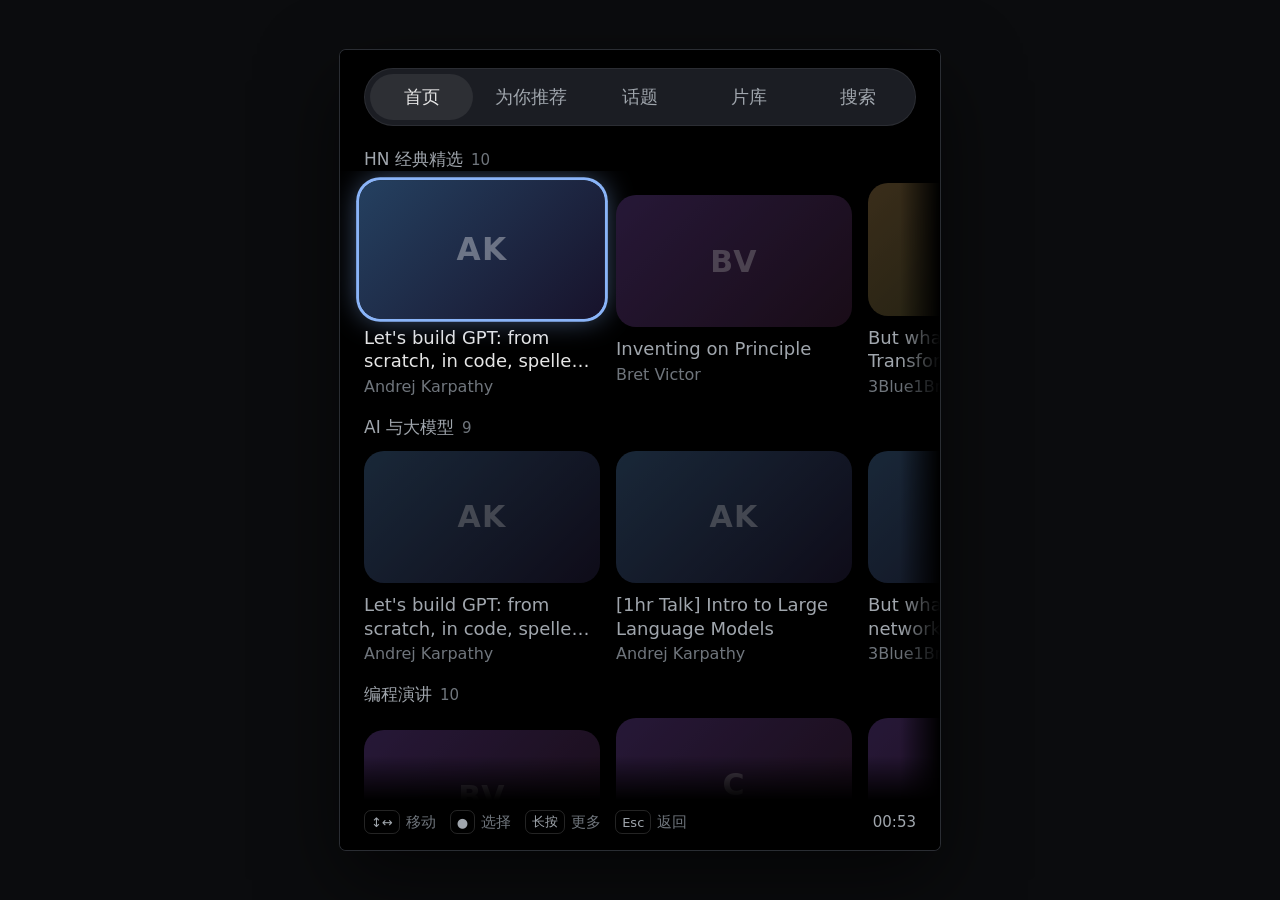
<file: index.html>
<!DOCTYPE html>
<html lang="zh-CN">
<head>
<meta charset="utf-8">
<meta name="viewport" content="width=device-width, initial-scale=1, viewport-fit=cover">
<meta name="theme-color" content="#000000">
<meta name="referrer" content="strict-origin-when-cross-origin">
<link rel="icon" href="data:,">
<title>GlassTube · HackerTube for Glasses</title>
<!--
  GlassTube — HackerTube (Karpathy, 2026-10-31) 思路的眼镜端重建版
  目标视口：600 × 800（显示眼镜 / 模拟器），同样适配手机触屏。
  交互模型（参考 Meta Ray-Ban Display Web Apps 与 Android XR Glimmer）：
    · 方向键（Neural Band 滑动 / 触控板）移动焦点，Enter（捏合）激活
    · 长按 Enter（捏合保持）或 M 键 打开上下文菜单
    · Escape / Backspace / 系统返回（history）逐层返回
    · B 键：切换“透视叠加”模拟（mix-blend-mode: screen 模拟加色光学）
-->
<style>
  :root{
    --bg:#000;                     /* 加色显示：纯黑 = 透明 */
    --panel:rgba(30,32,38,.92);
    --panel-hi:rgba(48,52,62,.96);
    --line:rgba(255,255,255,.07);
    --txt:#e6e6e6;                 /* 不使用纯白，降低漏光与眩光 */
    --sub:#a0a6ad;
    --dim:#6f757c;
    --acc:#8ab4f8;
    --acc-soft:rgba(138,180,248,.18);
    --r-lg:28px; --r-md:20px; --r-sm:14px;
    --pad:24px;
    --ease:cubic-bezier(.2,.8,.2,1);
    --dur:180ms;
  }
  *{box-sizing:border-box}
  html,body{margin:0;height:100%;background:var(--bg);color:var(--txt);
    font-family:"Google Sans","Product Sans",Roboto,"PingFang SC","Noto Sans SC","Microsoft YaHei",system-ui,sans-serif;
    -webkit-font-smoothing:antialiased;overflow:hidden;-webkit-tap-highlight-color:transparent}
  button{font:inherit;color:inherit;background:none;border:0;padding:0;margin:0;text-align:left;cursor:pointer}
  .f{outline:none}
  svg{display:block}

  /* ---------- 视口 ---------- */
  #app{position:relative;width:min(100vw,600px);height:min(100dvh,800px);margin:0 auto;overflow:hidden;isolation:isolate}
  @media (min-width:680px) and (min-height:860px){
    body{display:flex;align-items:center;justify-content:center;flex-direction:column;gap:12px;background:#0b0c0e}
    #app{margin:0;border-radius:6px;box-shadow:0 0 0 1px #2a2d33,0 30px 80px rgba(0,0,0,.6);background:#000}
    #frameLabel{display:block}
  }
  #frameLabel{display:none;color:#5f656c;font-size:13px;letter-spacing:.04em}
  #frameLabel b{color:#8a9097;font-weight:500}

  /* 透视叠加模拟：背景为“真实世界”，UI 以 screen 混合（黑=透明，亮=发光） */
  #world{position:absolute;inset:0;z-index:0;opacity:0;transition:opacity .4s;
    background:
      radial-gradient(120% 60% at 50% 110%, #3d4a2f 0 40%, transparent 41%),
      radial-gradient(40% 30% at 20% 30%, #f3e6c8 0, transparent 70%),
      linear-gradient(180deg,#9cc3e6 0%,#d7e6f0 45%,#7c8a6a 46%,#55603f 100%)}
  #app.pt #world{opacity:1}
  #app.pt #ui{mix-blend-mode:screen}
  #ui{position:absolute;inset:0;z-index:1;display:flex;flex-direction:column;background:#000}

  /* ---------- 顶栏 ---------- */
  #top{flex:none;padding:18px var(--pad) 6px;transition:opacity var(--dur),transform var(--dur) var(--ease)}
  .tabs{display:flex;gap:6px;background:var(--panel);border:1px solid var(--line);border-radius:999px;padding:5px}
  .tab{flex:1;height:46px;border-radius:999px;display:flex;align-items:center;justify-content:center;
    font-size:18px;color:var(--sub);transition:background var(--dur),color var(--dur),box-shadow var(--dur),transform var(--dur) var(--ease)}
  .tab.on{color:var(--txt);background:rgba(255,255,255,.08)}
  .tab:focus{color:#0d1420;background:var(--acc);box-shadow:0 0 22px rgba(138,180,248,.45)}
  .titlebar{display:flex;align-items:center;gap:12px;height:56px;padding:0 6px}
  .titlebar .crumb{font-size:16px;color:var(--sub)}
  .titlebar h2{margin:0;font-size:22px;font-weight:500;white-space:nowrap;overflow:hidden;text-overflow:ellipsis}

  /* ---------- 内容区 ---------- */
  #view{flex:1;position:relative;min-height:0}
  .vs{position:absolute;inset:0;overflow-y:auto;overflow-x:hidden;scrollbar-width:none;padding:6px 0 28px;
    --ft:0px;--fb:0px;
    -webkit-mask-image:linear-gradient(to bottom,transparent 0,#000 var(--ft),#000 calc(100% - var(--fb)),transparent 100%);
            mask-image:linear-gradient(to bottom,transparent 0,#000 var(--ft),#000 calc(100% - var(--fb)),transparent 100%)}
  .vs::-webkit-scrollbar,.track::-webkit-scrollbar{display:none}
  .vs.ft{--ft:28px}.vs.fb{--fb:44px}
  .screen-in{animation:screenIn 220ms var(--ease)}
  @keyframes screenIn{from{opacity:0;transform:translateY(10px)}to{opacity:1;transform:none}}

  /* ---------- 货架（横向轮播） ---------- */
  .shelf{margin:4px 0 6px}
  .shelf h3{margin:10px var(--pad) 0;font-size:17px;font-weight:500;color:var(--sub);display:flex;gap:8px;align-items:baseline}
  .shelf h3 span{font-size:15px;color:var(--dim)}
  .track{position:relative;display:flex;gap:16px;overflow-x:auto;overflow-y:hidden;scrollbar-width:none;padding:12px var(--pad) 10px;
    --fl:0px;--fr:0px;
    -webkit-mask-image:linear-gradient(to right,transparent 0,#000 var(--fl),#000 calc(100% - var(--fr)),transparent 100%);
            mask-image:linear-gradient(to right,transparent 0,#000 var(--fl),#000 calc(100% - var(--fr)),transparent 100%)}
  .track.fl{--fl:18px}.track.fr{--fr:40px}
  .empty{margin:12px var(--pad) 6px;padding:18px 20px;border-radius:var(--r-md);border:1px dashed rgba(255,255,255,.1);color:var(--dim);font-size:16px}

  /* ---------- 视频卡 ---------- */
  .card{flex:none;width:236px;position:relative}
  .thumb{position:relative;width:100%;aspect-ratio:16/9;border-radius:var(--r-md);overflow:hidden;
    background:linear-gradient(135deg,hsl(var(--h) 45% 26%),hsl(calc(var(--h) + 40) 40% 12%));
    transition:transform var(--dur) var(--ease),box-shadow var(--dur),filter var(--dur);filter:brightness(.62) saturate(.85)}
  .thumb img{position:absolute;inset:0;width:100%;height:100%;object-fit:cover}
  .thumb .ph{position:absolute;inset:0;display:flex;align-items:center;justify-content:center;font-size:30px;font-weight:600;color:rgba(255,255,255,.35);letter-spacing:.04em}
  .card .ct{margin-top:10px;font-size:18px;line-height:1.3;max-height:2.6em;overflow:hidden;display:-webkit-box;-webkit-line-clamp:2;-webkit-box-orient:vertical;color:var(--sub);transition:color var(--dur)}
  .card .cm{margin-top:4px;font-size:16px;color:var(--dim)}
  .card:focus .thumb,.row:focus .thumb,.hero:focus .thumb{filter:none;transform:scale(1.04);
    box-shadow:0 0 0 3px var(--acc),0 0 28px rgba(138,180,248,.5)}
  .card:focus .ct{color:var(--txt)}
  /* 长按进度 */
  .thumb::after{content:"";position:absolute;left:0;bottom:0;height:5px;width:0;background:var(--acc);border-radius:0 3px 3px 0}
  .pressing .thumb::after{width:100%;transition:width 550ms linear}
  .pressing .thumb{transform:scale(.98)}
  .badge{position:absolute;top:8px;right:8px;display:flex;gap:4px}
  .badge i{display:flex;width:26px;height:26px;border-radius:50%;background:rgba(0,0,0,.6);align-items:center;justify-content:center}
  .badge svg{width:15px;height:15px;fill:var(--acc)}
  .watched{position:absolute;left:0;right:0;bottom:0;height:4px;background:rgba(255,255,255,.25)}
  .watched::before{content:"";position:absolute;inset:0;width:var(--p,100%);background:#e8806a}

  /* ---------- 列表行 ---------- */
  .list{padding:4px var(--pad) 0;display:flex;flex-direction:column;gap:8px}
  .row{display:flex;gap:16px;align-items:center;padding:10px;border-radius:var(--r-lg);transition:background var(--dur),box-shadow var(--dur)}
  .row .thumb{width:196px;flex:none;border-radius:var(--r-sm)}
  .row .rt{min-width:0;flex:1}
  .row .t{font-size:19px;line-height:1.3;max-height:2.6em;overflow:hidden;display:-webkit-box;-webkit-line-clamp:2;-webkit-box-orient:vertical;color:var(--sub)}
  .row .m{margin-top:6px;font-size:16px;color:var(--dim);white-space:nowrap;overflow:hidden;text-overflow:ellipsis}
  .row .why{display:inline-block;margin-top:8px;font-size:15px;color:var(--acc);background:var(--acc-soft);padding:3px 10px;border-radius:999px}
  .row:focus{background:var(--panel-hi);box-shadow:0 0 0 1px var(--line)}
  .row:focus .t{color:var(--txt)}
  .row:focus .thumb{transform:none;box-shadow:0 0 0 3px var(--acc)}

  /* ---------- Hero ---------- */
  .hero{display:block;margin:6px var(--pad) 10px;width:calc(100% - 2*var(--pad));position:relative}
  .hero .thumb{border-radius:var(--r-lg)}
  .hero .ov{position:absolute;left:0;right:0;bottom:0;padding:48px 22px 18px;border-radius:0 0 var(--r-lg) var(--r-lg);
    background:linear-gradient(to top,rgba(0,0,0,.92),rgba(0,0,0,0))}
  .hero .ov .why{font-size:15px;color:var(--acc)}
  .hero .ov .t{margin-top:6px;font-size:23px;line-height:1.25;font-weight:500}
  .hero .ov .m{margin-top:4px;font-size:16px;color:var(--sub)}
  .hero:focus .thumb{transform:scale(1.02)}
  .section-h{margin:16px var(--pad) 2px;font-size:17px;font-weight:500;color:var(--sub)}

  /* ---------- 话题瓷砖 ---------- */
  .grid{display:grid;grid-template-columns:1fr 1fr;gap:14px;padding:10px var(--pad)}
  .tile{height:132px;border-radius:var(--r-lg);padding:18px;display:flex;flex-direction:column;justify-content:space-between;
    background:linear-gradient(140deg,hsl(var(--h) 40% 20% / .95),hsl(calc(var(--h) + 30) 30% 10% / .95));border:1px solid var(--line);
    transition:transform var(--dur) var(--ease),box-shadow var(--dur);filter:brightness(.8)}
  .tile .g{font-size:30px;line-height:1}
  .tile .n{font-size:20px;font-weight:500}
  .tile .c{font-size:15px;color:var(--sub)}
  .tile:focus{filter:none;transform:scale(1.03);box-shadow:0 0 0 3px var(--acc),0 0 26px rgba(138,180,248,.4)}

  /* ---------- 胶囊按钮 ---------- */
  .chips{display:flex;flex-wrap:wrap;gap:10px;padding:8px var(--pad)}
  .chip{height:44px;padding:0 18px;border-radius:999px;background:var(--panel);border:1px solid var(--line);font-size:17px;color:var(--sub);display:flex;align-items:center;gap:8px;transition:all var(--dur)}
  .chip:focus{background:var(--acc);color:#0d1420;box-shadow:0 0 22px rgba(138,180,248,.45)}
  .chip.danger:focus{background:#f28b82}

  /* ---------- 搜索 ---------- */
  .sbox{margin:8px var(--pad) 4px;position:relative}
  .sbox input{width:100%;height:58px;border-radius:999px;border:1px solid var(--line);background:var(--panel);color:var(--txt);
    font:inherit;font-size:19px;padding:0 22px 0 54px;transition:box-shadow var(--dur),background var(--dur)}
  .sbox input::placeholder{color:var(--dim)}
  .sbox input:focus{box-shadow:0 0 0 3px var(--acc);background:var(--panel-hi)}
  .sbox svg{position:absolute;left:20px;top:17px;width:24px;height:24px;fill:var(--sub)}

  /* ---------- 播放页 ---------- */
  .player{position:relative;margin:4px 12px 0;border-radius:var(--r-lg);overflow:hidden;aspect-ratio:16/9;background:#050506}
  .player iframe,#yt{position:absolute;inset:0;width:100%;height:100%;border:0;pointer-events:none}
  .pfb{position:absolute;inset:0;z-index:2;transition:opacity .3s}
  .pfb .thumb{position:absolute;inset:0;border-radius:0;aspect-ratio:auto;height:100%;filter:brightness(.45)}
  .pmsg{position:absolute;left:20px;right:20px;bottom:18px;font-size:16px;color:var(--sub);line-height:1.4}
  .pfb.hide{opacity:0;pointer-events:none}
  .prog{display:flex;align-items:center;gap:12px;margin:12px var(--pad) 0}
  .bar{flex:1;height:6px;border-radius:3px;background:rgba(255,255,255,.12);overflow:hidden}
  .bar i{display:block;height:100%;width:0;background:var(--acc);border-radius:3px;transition:width .5s linear}
  #ptime{font-size:15px;color:var(--sub);font-variant-numeric:tabular-nums;min-width:110px;text-align:right}
  .winfo{margin:12px var(--pad) 0}
  .winfo h1{margin:0;font-size:22px;line-height:1.3;font-weight:500;display:-webkit-box;-webkit-line-clamp:2;-webkit-box-orient:vertical;overflow:hidden}
  .winfo p{margin:6px 0 0;font-size:16px;color:var(--sub)}
  .rail{display:flex;justify-content:space-between;margin:14px var(--pad) 0;padding:10px 12px;background:var(--panel);border:1px solid var(--line);border-radius:var(--r-lg)}
  .rb{width:88px;display:flex;flex-direction:column;align-items:center;gap:6px;padding:8px 0;border-radius:var(--r-md);transition:background var(--dur)}
  .rb .ic{width:54px;height:54px;border-radius:50%;display:flex;align-items:center;justify-content:center;background:rgba(255,255,255,.06);transition:all var(--dur) var(--ease)}
  .rb svg{width:26px;height:26px;fill:var(--sub)}
  .rb span{font-size:15px;color:var(--dim)}
  .rb.on svg{fill:var(--acc)}
  .rb:focus .ic{background:var(--acc);transform:scale(1.08);box-shadow:0 0 24px rgba(138,180,248,.5)}
  .rb:focus svg{fill:#0d1420}
  .rb:focus span{color:var(--txt)}
  .blurb{margin:14px var(--pad) 0;font-size:17px;line-height:1.5;color:var(--sub)}
  .watching .shelf .card{width:200px}
  .watching .shelf .card .ct{font-size:17px}

  /* 沉浸模式：播放中无操作自动隐藏控件 */
  #app.immersive #hints,#app.immersive .prog,#app.immersive .winfo,#app.immersive .rail,#app.immersive .blurb,#app.immersive .shelf{opacity:0;transition:opacity .6s}
  #app.immersive .vs{-webkit-mask-image:none;mask-image:none}
  .prog,.winfo,.rail,.blurb,.shelf{transition:opacity .25s}

  /* ---------- 底部操作提示（ActionHint） ---------- */
  #hints{flex:none;height:50px;display:flex;align-items:center;gap:14px;padding:0 var(--pad) 6px;font-size:15px;color:var(--dim);transition:opacity var(--dur)}
  #hints .h{display:flex;align-items:center;gap:6px;white-space:nowrap}
  #hints kbd{font:inherit;font-size:13px;min-width:24px;height:24px;padding:0 6px;border-radius:7px;border:1px solid rgba(255,255,255,.14);display:inline-flex;align-items:center;justify-content:center;color:var(--sub)}
  #clock{margin-left:auto;font-variant-numeric:tabular-nums;color:var(--sub)}

  /* ---------- 上下文菜单（VerticalMenu） ---------- */
  #scrim{position:absolute;inset:0;z-index:5;background:rgba(0,0,0,.72);opacity:0;pointer-events:none;transition:opacity var(--dur)}
  #menu{position:absolute;left:var(--pad);right:var(--pad);bottom:66px;z-index:6;background:var(--panel-hi);border:1px solid var(--line);border-radius:var(--r-lg);padding:14px;
    transform:translateY(20px);opacity:0;pointer-events:none;transition:transform var(--dur) var(--ease),opacity var(--dur)}
  #app.menu #scrim{opacity:1;pointer-events:auto}
  #app.menu #menu{transform:none;opacity:1;pointer-events:auto}
  #menu .mh{display:flex;gap:14px;align-items:center;padding:4px 6px 12px;border-bottom:1px solid var(--line);margin-bottom:8px}
  #menu .mh .thumb{width:120px;flex:none;border-radius:12px;filter:none}
  #menu .mh .t{font-size:17px;line-height:1.3;display:-webkit-box;-webkit-line-clamp:2;-webkit-box-orient:vertical;overflow:hidden}
  .mi{display:flex;align-items:center;gap:14px;width:100%;height:58px;padding:0 16px;border-radius:var(--r-md);font-size:19px;color:var(--sub);transition:background var(--dur),color var(--dur)}
  .mi svg{width:24px;height:24px;fill:currentColor}
  .mi:focus{background:var(--acc);color:#0d1420}

  /* ---------- Toast ---------- */
  #toast{position:absolute;left:50%;top:84px;z-index:8;transform:translate(-50%,-8px);opacity:0;pointer-events:none;
    background:var(--panel-hi);border:1px solid var(--line);color:var(--txt);font-size:16px;padding:10px 18px;border-radius:999px;white-space:nowrap;
    transition:opacity var(--dur),transform var(--dur) var(--ease)}
  #toast.show{opacity:1;transform:translate(-50%,0)}

  /* ---------- 边界回弹（rubber-band） ---------- */
  .bump-left{animation:bl 220ms var(--ease)}.bump-right{animation:br 220ms var(--ease)}
  .bump-up{animation:bu 220ms var(--ease)}.bump-down{animation:bd 220ms var(--ease)}
  @keyframes bl{40%{transform:translateX(-7px)}}@keyframes br{40%{transform:translateX(7px)}}
  @keyframes bu{40%{transform:translateY(-6px)}}@keyframes bd{40%{transform:translateY(6px)}}

  @media (prefers-reduced-motion:reduce){*,*::before,*::after{animation:none!important;transition:none!important}}
</style>
</head>
<body>
<div id="frameLabel"><b>600 × 800</b> · 眼镜显示区 · 方向键移动 · Enter 选择 · 长按 Enter / M 更多 · Esc 返回 · B 透视模拟</div>
<div id="app">
  <div id="world" aria-hidden="true"></div>
  <div id="ui">
    <header id="top"></header>
    <main id="view"></main>
    <footer id="hints"></footer>
  </div>
  <div id="scrim"></div>
  <div id="menu" role="menu" aria-hidden="true"></div>
  <div id="toast" role="status" aria-live="polite"></div>
</div>

<script>
(() => {
'use strict';

/* =========================================================
   数据：HN 社区反复推荐的经典视频（精选示例集）
   结构与 HackerTube 的数据导出思路一致，可直接替换为完整数据。
   缩略图使用 YouTube 自动截取的“中段帧”(hq2.jpg)，
   复刻 HackerTube “不用作者封面、拒绝标题党” 的做法。
   ========================================================= */
const TOPICS = {
  ai:    { name:'AI 与大模型', glyph:'◎', h:212 },
  talks: { name:'编程演讲',     glyph:'λ', h:268 },
  sys:   { name:'系统与底层',   glyph:'⌬', h:150 },
  math:  { name:'数学可视化',   glyph:'∑', h:36  },
  sci:   { name:'科学',         glyph:'⚛', h:188 },
  life:  { name:'人生与思考',   glyph:'❋', h:330 },
};
const V = [
  {id:'kCc8FmEb1nY',k:'ai',c:'Andrej Karpathy',t:"Let's build GPT: from scratch, in code, spelled out.",b:'从零手写一个 Transformer 语言模型，理解 GPT 的每一行代码。'},
  {id:'PUv66718DII',k:'talks',c:'Bret Victor',t:'Inventing on Principle',b:'创作者需要与作品之间的即时连接——影响了一代实时编程工具。'},
  {id:'spUNpyF58BY',k:'math',c:'3Blue1Brown',t:'But what is the Fourier Transform? A visual introduction.',b:'用缠绕图形直观理解傅里叶变换。'},
  {id:'rX0ItVEVjHc',k:'sys',c:'CppCon',t:'CppCon 2014: Mike Acton "Data-Oriented Design and C++"',b:'软件的目的是变换数据，硬件才是真正的平台。'},
  {id:'UF8uR6Z6KLc',k:'life',c:'Stanford',t:"Steve Jobs' 2005 Stanford Commencement Address",b:'连接点滴、热爱与失去、以及死亡。'},
  {id:'DxL2HoqLbyA',k:'sci',c:'Veritasium',t:'The Most Misunderstood Concept in Physics',b:'熵到底是什么，以及为什么地球需要的不是“能量”。'},
  {id:'zjkBMFhNj_g',k:'ai',c:'Andrej Karpathy',t:'[1hr Talk] Intro to Large Language Models',b:'一小时讲清楚大模型是什么、如何训练、走向何方。'},
  {id:'f84n5oFoZBc',k:'talks',c:'ClojureTV',t:'Hammock Driven Development - Rich Hickey',b:'把思考当作工作的一部分：问题定义比写代码更重要。'},
  {id:'LnzuMJLZRdU',k:'sys',c:'Ben Eater',t:'"Hello, world" from scratch on a 6502 — Part 1',b:'在面包板上从零搭建 6502 计算机。'},
  {id:'aircAruvnKk',k:'ai',c:'3Blue1Brown',t:'But what is a neural network? | Deep learning chapter 1',b:'神经网络入门最好的可视化讲解之一。'},
  {id:'8pTEmbeENF4',k:'talks',c:'Bret Victor',t:'The Future of Programming',b:'假装身处 1973 年，回望那些被遗忘的编程思想。'},
  {id:'jbkSRLYSojo',k:'sci',c:'BBC',t:"Hans Rosling's 200 Countries, 200 Years, 4 Minutes",b:'四分钟的数据可视化，看懂两百年的世界发展。'},
  {id:'VMj-3S1tku0',k:'ai',c:'Andrej Karpathy',t:'The spelled-out intro to neural networks and backpropagation: building micrograd',b:'一百行代码实现自动微分引擎，彻底搞懂反向传播。'},
  {id:'tD5NrevFtbU',k:'sys',c:'Molly Rocket',t:'"Clean" Code, Horrible Performance',b:'Casey Muratori 量化“整洁代码”规则的性能代价。'},
  {id:'_ahvzDzKdB0',k:'talks',c:'Guy Steele',t:'Growing a Language',b:'只用单音节词开场的经典演讲：语言应当可以被用户生长。'},
  {id:'fNk_zzaMoSs',k:'math',c:'3Blue1Brown',t:'Vectors | Chapter 1, Essence of linear algebra',b:'线性代数的本质系列第一集。'},
  {id:'ji5_MqicxSo',k:'life',c:'Carnegie Mellon University',t:'Randy Pausch Last Lecture: Achieving Your Childhood Dreams',b:'一场关于梦想、障碍和如何生活的最后演讲。'},
  {id:'7xTGNNLPyMI',k:'ai',c:'Andrej Karpathy',t:'Deep Dive into LLMs like ChatGPT',b:'面向普通观众的三小时大模型全景讲解。'},
  {id:'4XpnKHJAok8',k:'talks',c:'Google',t:'Tech Talk: Linus Torvalds on git',b:'Linus 在 Google 讲解 git 的设计哲学，火药味十足。'},
  {id:'Qz0KTGYJtUk',k:'sys',c:'Sebastian Lague',t:'Coding Adventure: Ray Tracing',b:'从零写一个光线追踪器，画面极其治愈。'},
  {id:'d-o3eB9sfls',k:'math',c:'3Blue1Brown',t:'Why is pi here? And why is it squared? A geometric answer to the Basel problem',b:'用灯塔和光照给出巴塞尔问题的几何证明。'},
  {id:'pW-SOdj4Kkk',k:'talks',c:'DevGAMM',t:'Jonathan Blow - Preventing the Collapse of Civilization',b:'技术会退化：软件复杂度与知识传承的危机。'},
  {id:'zduSFxRajkE',k:'ai',c:'Andrej Karpathy',t:"Let's build the GPT Tokenizer",b:'大模型很多怪异行为的根源都在分词器。'},
  {id:'36GT2zI8lVA',k:'sci',c:'BBC',t:'Richard Feynman: Magnets and "Why?" questions',b:'费曼解释为什么“为什么”这个问题很难回答。'},
  {id:'IOiZatlZtGU',k:'talks',c:'Strange Loop',t:'"Propositions as Types" by Philip Wadler',b:'逻辑与计算之间深刻的对应关系。'},
  {id:'Gv2I7qTux7g',k:'sys',c:'ChariotSolutions',t:'The Road to Zig 1.0 - Andrew Kelley',b:'为什么我们需要一门新的系统编程语言。'},
  {id:'HZGCoVF3YvM',k:'math',c:'3Blue1Brown',t:"Bayes theorem, the geometry of changing beliefs",b:'贝叶斯定理的几何直觉。'},
  {id:'l8pRSuU81PU',k:'ai',c:'Andrej Karpathy',t:"Let's reproduce GPT-2 (124M)",b:'四小时完整复现 GPT-2，从代码到训练调优。'},
  {id:'lKXe3HUG2l4',k:'talks',c:'Strange Loop',t:'"The Mess We\'re In" by Joe Armstrong',b:'Erlang 之父谈软件为何变得如此混乱。'},
  {id:'-J_xL4IGhJA',k:'talks',c:'MIT OpenCourseWare',t:'Lecture 1A: Overview and Introduction to Lisp (SICP)',b:'1986 年 Abelson 与 Sussman 的 SICP 第一课。'},
  {id:'ajGX7odA87k',k:'talks',c:'USENIX',t:'Why Do Keynote Speakers Keep Suggesting That Improving Security Is Possible?',b:'James Mickens 关于安全与机器学习的爆笑演讲。'},
  {id:'-zRN7XLCRhc',k:'sys',c:'USENIX',t:'Fork Yeah! The Rise and Development of illumos',b:'Bryan Cantrill 讲述 Solaris 与开源的江湖往事。'},
  {id:'wjZofJX0v4M',k:'ai',c:'3Blue1Brown',t:'Transformers, the tech behind LLMs | Deep Learning Chapter 5',b:'可视化理解 Transformer 的数据流。'},
  {id:'LCEmiRjPEtQ',k:'ai',c:'Y Combinator',t:'Andrej Karpathy: Software Is Changing (Again)',b:'Software 3.0：自然语言正在成为新的编程语言。'},
];
const BY = Object.fromEntries(V.map((v,i)=>[v.id,{...v,rank:i}]));

/* ---------------- 本地状态（无需账号，HackerTube 同款） ---------------- */
const KEY='glasstube.v1';
const S = (()=>{ const d={liked:[],later:[],hist:[],hidden:[]};
  try{ return Object.assign(d, JSON.parse(localStorage.getItem(KEY)||'{}')); }catch{ return d; } })();
const save=()=>{ try{ localStorage.setItem(KEY,JSON.stringify(S)); }catch{} };
const has=(l,id)=>S[l].includes(id);
const toggle=(l,id)=>{ const a=S[l],i=a.indexOf(id); if(i>=0)a.splice(i,1); else a.unshift(id); save(); return i<0; };
const addHist=id=>{ S.hist=[id,...S.hist.filter(x=>x!==id)].slice(0,60); save(); };
const visible=ids=>ids.filter(id=>BY[id] && !has('hidden',id));

/* ---------------- “为你推荐”：纯浏览器端的兴趣模型 ---------------- */
function affinity(){
  const a={}, ch={};
  const add=(id,w)=>{ const v=BY[id]; if(!v)return; a[v.k]=(a[v.k]||0)+w; ch[v.c]=(ch[v.c]||0)+w; };
  S.liked.forEach(id=>add(id,3));
  S.later.forEach(id=>add(id,2));
  S.hist.forEach((id,i)=>add(id,1/(1+i*.35)));
  return {a,ch};
}
function recommend(n=12, exclude=[]){
  const {a,ch}=affinity(), seen=new Set([...S.hist.slice(0,8),...S.hidden,...exclude]);
  const out=V.filter(v=>!seen.has(v.id)).map(v=>{
    const r=BY[v.id].rank, ta=a[v.k]||0, ca=ch[v.c]||0;
    const score=ta+ca*1.2+(1-r/V.length)*.8;
    let why='HN 经典';
    if(ca>=1) why=`因为你看过 ${v.c}`;
    else if(ta>=1) why=`因为你喜欢「${TOPICS[v.k].name}」`;
    return {v,score,why};
  }).sort((x,y)=>y.score-x.score);
  return out.slice(0,n);
}

/* ---------------- 工具 ---------------- */
const $=s=>document.querySelector(s);
const app=$('#app'), top=$('#top'), view=$('#view'), hints=$('#hints'), menuEl=$('#menu'), toastEl=$('#toast');
const esc=s=>String(s).replace(/[&<>"']/g,c=>({'&':'&amp;','<':'&lt;','>':'&gt;','"':'&quot;',"'":'&#39;'}[c]));
const initials=s=>s.split(/\s+/).map(w=>w[0]).join('').slice(0,2).toUpperCase();
const fmt=s=>{ s=Math.max(0,Math.floor(s||0)); const h=Math.floor(s/3600),m=Math.floor(s%3600/60),x=String(s%60).padStart(2,'0'); return h?`${h}:${String(m).padStart(2,'0')}:${x}`:`${m}:${x}`; };
const reduced=matchMedia('(prefers-reduced-motion: reduce)').matches;

const P = {
  play:'M8 5v14l11-7z', pause:'M6 5h4v14H6zM14 5h4v14h-4z',
  rew:'M11 18V6l-8.5 6 8.5 6zm.5-6 8.5 6V6l-8.5 6z', fwd:'M4 18l8.5-6L4 6v12zm9-12v12l8.5-6L13 6z',
  heart:'M12 21.35l-1.45-1.32C5.4 15.36 2 12.28 2 8.5 2 5.42 4.42 3 7.5 3c1.74 0 3.41.81 4.5 2.09C13.09 3.81 14.76 3 16.5 3 19.58 3 22 5.42 22 8.5c0 3.78-3.4 6.86-8.55 11.54L12 21.35z',
  later:'M12 2a10 10 0 100 20 10 10 0 000-20zm1 5h-2v6l5 3 1-1.7-4-2.3z',
  hide:'M12 2a10 10 0 100 20 10 10 0 000-20zM4 12a8 8 0 0112.9-6.3L5.7 16.9A8 8 0 014 12zm8 8a8 8 0 01-4.9-1.7L18.3 7.1A8 8 0 0112 20z',
  search:'M15.5 14h-.8l-.3-.3A6.5 6.5 0 109.5 16a6.5 6.5 0 004.2-1.6l.3.3v.8l5 5 1.5-1.5-5-5zm-6 0a4.5 4.5 0 110-9 4.5 4.5 0 010 9z',
  next:'M6 18l8.5-6L6 6v12zM16 6v12h2V6h-2z',
};
const ic=(p,cls='')=>`<svg viewBox="0 0 24 24" class="${cls}" aria-hidden="true"><path d="${P[p]}"/></svg>`;

/* ---------------- 模板 ---------------- */
function thumb(v){
  return `<div class="thumb" style="--h:${TOPICS[v.k].h}"><span class="ph">${esc(initials(v.c))}</span>`+
    `<img alt="" loading="lazy" decoding="async" src="https://i.ytimg.com/vi/${v.id}/hq2.jpg" data-vid="${v.id}">`+
    `${badges(v.id)}</div>`;
}
function badges(id){
  const b=[]; if(has('liked',id)) b.push(`<i>${ic('heart')}</i>`); if(has('later',id)) b.push(`<i>${ic('later')}</i>`);
  return (b.length?`<span class="badge">${b.join('')}</span>`:'') + (has('hist',id)?'<span class="watched"></span>':'');
}
const card=(v,key)=>`<button class="f card" data-key="${key}" data-vid="${v.id}" aria-label="${esc(v.t)}">${thumb(v)}<div class="ct">${esc(v.t)}</div><div class="cm">${esc(v.c)}</div></button>`;
const row=(v,key,why)=>`<button class="f row" data-key="${key}" data-vid="${v.id}" aria-label="${esc(v.t)}">${thumb(v)}<div class="rt"><div class="t">${esc(v.t)}</div><div class="m">${esc(v.c)} · ${TOPICS[v.k].name}</div>${why?`<span class="why">${esc(why)}</span>`:''}</div></button>`;
function shelf(id,title,ids,emptyMsg){
  const vs=visible(ids);
  if(!vs.length) return emptyMsg?`<section class="shelf"><h3>${esc(title)}</h3><div class="empty">${esc(emptyMsg)}</div></section>`:'';
  return `<section class="shelf"><h3>${esc(title)}<span>${vs.length}</span></h3><div class="track" id="tr-${id}">${vs.map(i=>card(BY[i],`${id}:${i}`)).join('')}</div></section>`;
}
// 缩略图回退：hq2(中段帧) → hqdefault → 渐变占位
document.addEventListener('error',e=>{
  const img=e.target; if(img.tagName!=='IMG'||!img.dataset.vid) return;
  if(!img.dataset.f){ img.dataset.f=1; img.src=`https://i.ytimg.com/vi/${img.dataset.vid}/hqdefault.jpg`; } else img.remove();
},true);

/* =========================================================
   屏幕定义
   每个屏幕返回 { tabs|title, html, hints, focus, after }
   主要任务放在左上，保证初始焦点落在最有用的位置
   ========================================================= */
const TABS=[['home','首页'],['foryou','为你推荐'],['topics','话题'],['library','片库'],['search','搜索']];
const H_NAV=[['↕↔','移动'],['●','选择'],['长按','更多'],['Esc','返回']];

const SCREENS = {
  home(){
    const classic=[...V].sort((a,b)=>BY[a.id].rank-BY[b.id].rank).slice(0,10).map(v=>v.id);
    let html='';
    if(S.hist.length) html+=shelf('cont','继续观看',S.hist.slice(0,10));
    html+=shelf('top','HN 经典精选',classic);
    for(const k in TOPICS) html+=shelf(k,TOPICS[k].name,V.filter(v=>v.k===k).map(v=>v.id));
    return {tabs:true, html, hints:H_NAV};
  },
  foryou(){
    const rec=recommend(12);
    if(!rec.length) return {tabs:true, html:`<div class="empty">你已经看完了所有推荐 🎉</div>`, hints:H_NAV};
    const [h,...rest]=rec;
    const cold=!S.liked.length&&!S.hist.length&&!S.later.length;
    const html=
      `<button class="f hero" data-key="hero:${h.v.id}" data-vid="${h.v.id}">${thumb(h.v)}<div class="ov"><div class="why">${esc(h.why)}</div><div class="t">${esc(h.v.t)}</div><div class="m">${esc(h.v.c)}</div></div></button>`+
      (cold?`<div class="empty">推荐只保存在这副眼镜的浏览器里：看过、点赞、稍后观看都会让它更懂你。</div>`:'')+
      `<div class="section-h">更多推荐</div><div class="list">${rest.map(r=>row(r.v,`fy:${r.v.id}`,r.why)).join('')}</div>`;
    return {tabs:true, html, hints:H_NAV};
  },
  topics(){
    const html=`<div class="grid">${Object.entries(TOPICS).map(([k,t])=>
      `<button class="f tile" data-key="topic:${k}" data-topic="${k}" style="--h:${t.h}"><span class="g">${t.glyph}</span><span><div class="n">${t.name}</div><div class="c">${V.filter(v=>v.k===k).length} 个视频</div></span></button>`).join('')}</div>`;
    return {tabs:true, html, hints:[['↕↔','移动'],['●','打开话题'],['Esc','返回']]};
  },
  topic(e){
    const t=TOPICS[e.k];
    const html=`<div class="list">${visible(V.filter(v=>v.k===e.k).map(v=>v.id)).map(id=>row(BY[id],`tp:${id}`)).join('')}</div>`;
    return {title:t.name, crumb:'话题', html, hints:H_NAV};
  },
  library(){
    let html=shelf('later','稍后观看',S.later,'长按任意视频 → 稍后观看')+
             shelf('liked','已点赞',S.liked,'在播放页点赞的视频会出现在这里')+
             shelf('hist','观看历史',S.hist,'还没有观看记录');
    if(S.hist.length||S.hidden.length)
      html+=`<div class="chips">${S.hist.length?`<button class="f chip danger" data-key="act:clearhist" data-act="clearhist">清除观看历史</button>`:''}${S.hidden.length?`<button class="f chip" data-key="act:unhide" data-act="unhide">恢复 ${S.hidden.length} 个已隐藏</button>`:''}</div>`;
    return {tabs:true, html, hints:H_NAV};
  },
  search(e){
    const q=e.q||'';
    const html=`<div class="sbox">${ic('search')}<input id="q" class="f" data-key="q" type="text" value="${esc(q)}" placeholder="捏合输入 · 语音或手写" autocomplete="off" spellcheck="false" enterkeyhint="search"></div>`+
      `<div class="chips">${['Karpathy','3Blue1Brown','Bret Victor','Rich Hickey','Strange Loop'].map(s=>`<button class="f chip" data-key="qs:${s}" data-q="${esc(s)}">${esc(s)}</button>`).join('')}</div>`+
      `<div id="results">${results(q)}</div>`;
    return {tabs:true, html, hints:[['↕↔','移动'],['●','输入 / 选择'],['Esc','返回']]};
  },
  watch(e){
    const v=BY[e.vid];
    const next=related(v);
    const html=
      `<div class="player"><div id="yt"></div><div class="pfb" id="pfb">${thumb(v)}<div class="pmsg" id="pmsg">正在加载播放器…</div></div></div>`+
      `<div class="prog"><div class="bar"><i id="pbar"></i></div><span id="ptime">0:00 / --:--</span></div>`+
      `<div class="winfo"><h1>${esc(v.t)}</h1><p>${esc(v.c)} · ${TOPICS[v.k].name}</p></div>`+
      `<div class="rail" id="rail">`+
        rb('rew','rew','−10 秒')+rb('play','play','播放')+rb('fwd','fwd','+10 秒')+
        rb('like','heart','点赞',has('liked',v.id))+rb('later','later','稍后',has('later',v.id))+
      `</div>`+
      `<p class="blurb">${esc(v.b)}</p>`+
      shelf('next','接下来播放',next);
    return {title:v.c, crumb:'正在播放', html, focus:'act:play', watch:true,
      hints:[['●','操作'],['↕','控件 / 推荐'],['Esc','返回']], after:()=>mountPlayer(v.id)};
  },
};
const rb=(act,icon,label,on)=>`<button class="f rb${on?' on':''}" data-key="act:${act}" data-act="${act}" id="rb-${act}" aria-label="${label}"><span class="ic">${ic(icon)}</span><span>${label}</span></button>`;
function related(v){
  const same=V.filter(x=>x.k===v.k&&x.id!==v.id).map(x=>x.id);
  const rec=recommend(12,[v.id]).map(r=>r.v.id).filter(id=>!same.includes(id));
  return [...same.slice(0,5),...rec].slice(0,10);
}
function results(q){
  q=q.trim().toLowerCase();
  if(!q) return `<div class="empty">搜索标题、频道或话题。在眼镜上捏合输入框即可唤起语音 / 手写输入。</div>`;
  const r=V.filter(v=>(v.t+' '+v.c+' '+v.b+' '+TOPICS[v.k].name).toLowerCase().includes(q));
  return r.length?`<div class="section-h">${r.length} 个结果</div><div class="list">${r.map(v=>row(v,`sr:${v.id}`)).join('')}</div>`:`<div class="empty">没有找到“${esc(q)}”</div>`;
}

/* =========================================================
   路由 + 返回栈（浅层级：根 Tab → 详情 → 播放；history ≤ 5 条）
   ========================================================= */
let curTab='home', stack=[{name:'home'}], tabEntry=false, menuOpen=false;
let useHist=true; try{ history.replaceState({g:0},''); }catch{ useHist=false; }
const hpush=()=>{ if(useHist) try{ history.pushState({g:1},''); }catch{ useHist=false; } };
const topE=()=>stack[stack.length-1];

function render(){
  const e=topE(), scr=SCREENS[e.name](e);
  cleanupWatch();
  app.classList.toggle('watching',!!scr.watch);
  top.innerHTML = scr.tabs
    ? `<nav class="tabs" role="tablist">${TABS.map(([k,l])=>`<button class="f tab${k===curTab?' on':''}" role="tab" aria-selected="${k===curTab}" data-key="tab:${k}" data-tab="${k}">${l}</button>`).join('')}</nav>`
    : `<div class="titlebar"><span class="crumb">${esc(scr.crumb||'')}</span><h2>${esc(scr.title||'')}</h2></div>`;
  view.innerHTML=`<div class="vs screen-in" id="vs">${scr.html}</div>`;
  hints.innerHTML=scr.hints.map(([k,l])=>`<span class="h"><kbd>${k}</kbd>${l}</span>`).join('')+`<span id="clock"></span>`;
  tick();
  const vs=$('#vs'); vs.addEventListener('scroll',()=>fades(vs),{passive:true});
  view.querySelectorAll('.track').forEach(t=>t.addEventListener('scroll',()=>fades(t),{passive:true}));
  // 恢复：滚动位置 + 货架记忆 + 焦点（作为一个整体恢复）
  const sv=e.saved;
  if(sv){
    vs.scrollTop=sv.vs||0;
    for(const id in sv.tracks){ const t=document.getElementById(id); if(t){ t.scrollLeft=sv.tracks[id][0]; if(sv.tracks[id][1]) t.dataset.last=sv.tracks[id][1]; } }
  }
  requestAnimationFrame(()=>{
    view.querySelectorAll('.track').forEach(fades); fades(vs);
    const want=(sv&&sv.key)||e.focusKey||scr.focus;
    const el=want&&byKey(want);
    if(el) focusEl(el,true); else initialFocus(true);
  });
  scr.after&&scr.after();
}
function snapshot(e){
  const a=document.activeElement, vs=$('#vs');
  e.saved={ key:a&&a.dataset?a.dataset.key:null, vs:vs?vs.scrollTop:0,
    tracks:Object.fromEntries([...view.querySelectorAll('.track')].map(t=>[t.id,[t.scrollLeft,t.dataset.last||'']])) };
}
function push(entry){ snapshot(topE()); stack.push(entry); hpush(); render(); }
function replaceTop(entry){ stack[stack.length-1]=entry; render(); }
function popScreen(){ stack.pop(); render(); }
function setTab(t){
  if(t===curTab) return;
  if(t==='home'){ if(tabEntry){ goBack(); return; } }
  else if(!tabEntry){ tabEntry=true; hpush(); }
  switchTab(t);
}
function switchTab(t){ curTab=t; stack=[{name:t,focusKey:'tab:'+t}]; render(); }
const canBack=()=>menuOpen||stack.length>1||tabEntry;
function goBack(){
  if(!canBack()){ bump(document.activeElement,'up'); return; }
  if(useHist) history.back(); else handlePop();
}
function handlePop(){
  if(menuOpen) return closeMenu();
  if(stack.length>1) return popScreen();
  if(tabEntry){ tabEntry=false; switchTab('home'); }
}
window.addEventListener('popstate',handlePop);

/* =========================================================
   焦点引擎：单一焦点所有者 + 基于几何位置的方向导航
   · 横向：只在垂直方向有重叠的元素间移动（同一行/货架）
   · 纵向：按距离 + 横向偏移打分；进入货架时恢复上次位置
   · 无目标：边界回弹反馈
   ========================================================= */
let lastFocused=null;
const byKey=k=>document.querySelector(`[data-key="${CSS.escape(k)}"]`);
function focusables(){
  const scope=menuOpen?menuEl:$('#ui');
  return [...scope.querySelectorAll('.f')].filter(el=>!el.disabled&&el.offsetParent!==null);
}
function initialFocus(instant){
  const list=focusables();
  const el=(menuOpen?list[0]:list.find(x=>view.contains(x)))||list[0];
  if(el) focusEl(el,instant);
}
function focusEl(el,instant){
  el.focus({preventScroll:true});
  lastFocused=el;
  const tr=el.closest('.track'); if(tr) tr.dataset.last=el.dataset.key;
  reveal(el,instant);
}
function reveal(el,instant){
  const behavior=(instant||reduced)?'auto':'smooth';
  const tr=el.closest('.track');
  if(tr){ const idx=[...tr.children].indexOf(el); tr.scrollTo({left: idx===0?0:Math.max(0,el.offsetLeft-24), behavior}); }
  const vs=el.closest('.vs'); if(!vs) return;
  const unit=el.closest('.shelf')||el;
  const vr=vs.getBoundingClientRect(), ur=unit.getBoundingClientRect();
  const y=ur.top-vr.top+vs.scrollTop, h=ur.height, padT=30, padB=50;
  const first=focusables().find(x=>vs.contains(x));
  let to=null;
  if(unit.contains(first)||el===first) to=0;                         // 第一个元素：滚到绝对起点
  else if(y-padT<vs.scrollTop) to=y-padT;
  else if(y+h+padB>vs.scrollTop+vs.clientHeight) to=y+h+padB-vs.clientHeight;
  if(to!==null) vs.scrollTo({top:Math.max(0,to),behavior});
}
function move(dir){
  const cur=document.activeElement, list=focusables();
  if(!list.includes(cur)){ (lastFocused&&list.includes(lastFocused))?focusEl(lastFocused):initialFocus(); return; }
  const r=cur.getBoundingClientRect(), cx=(r.left+r.right)/2, cy=(r.top+r.bottom)/2;
  let best=null, bs=Infinity;
  for(const el of list){
    if(el===cur) continue;
    const c=el.getBoundingClientRect(), ex=(c.left+c.right)/2, ey=(c.top+c.bottom)/2;
    let s;
    if(dir==='left'||dir==='right'){
      const p=dir==='right'?ex-cx:cx-ex; if(p<=4) continue;
      const ov=Math.min(c.bottom,r.bottom)-Math.max(c.top,r.top); if(ov<=Math.min(c.height,r.height)*.3) continue;
      s=p+Math.abs(ey-cy)*2;
    }else{
      const p=dir==='down'?c.top-r.bottom:r.top-c.bottom; if(p<-Math.min(c.height,r.height)*.5) continue;
      const ov=Math.min(c.right,r.right)-Math.max(c.left,r.left);
      s=Math.max(p,0)*1.2+Math.abs(ex-cx)*(ov>0?.25:1.1);
    }
    if(s<bs){ bs=s; best=el; }
  }
  if(!best){ bump(cur,dir); return; }
  if(dir==='up'||dir==='down'){
    const tr=best.closest('.track');
    if(tr&&tr!==cur.closest('.track')&&tr.dataset.last){ const m=byKey(tr.dataset.last); if(m&&tr.contains(m)) best=m; }
    // 从内容区进入 Tab 栏：落在当前选中的 Tab（SubNavigation 行为）
    if(best.classList.contains('tab')&&!cur.classList.contains('tab')){ const on=top.querySelector('.tab.on'); if(on) best=on; }
  }
  focusEl(best);
}
function bump(el,dir){
  if(!el||!el.classList) return;
  const c='bump-'+dir; el.classList.remove(c); void el.offsetWidth; el.classList.add(c);
  setTimeout(()=>el.classList.remove(c),240);
}
function fades(el){
  if(el.classList.contains('track')){
    el.classList.toggle('fl',el.scrollLeft>4);
    el.classList.toggle('fr',el.scrollLeft+el.clientWidth<el.scrollWidth-4);
  }else{
    el.classList.toggle('ft',el.scrollTop>4);
    el.classList.toggle('fb',el.scrollTop+el.clientHeight<el.scrollHeight-4);
  }
}
document.addEventListener('focusin',e=>{ if(e.target.classList&&e.target.classList.contains('f')){ lastFocused=e.target; const tr=e.target.closest('.track'); if(tr) tr.dataset.last=e.target.dataset.key; } });
// 防止 YouTube iframe 抢走焦点（否则方向键会失效）
window.addEventListener('blur',()=>setTimeout(()=>{ if(document.activeElement&&document.activeElement.tagName==='IFRAME'&&lastFocused) lastFocused.focus({preventScroll:true}); },0));

/* =========================================================
   输入：方向键 / Enter(捏合) / 长按 / 返回
   ========================================================= */
let pressEl=null, pressTimer=0, pressFired=false;
const BACK_KEYS=new Set(['Escape','GoBack','BrowserBack']);
const DIRS={ArrowUp:'up',ArrowDown:'down',ArrowLeft:'left',ArrowRight:'right'};
document.addEventListener('keydown',e=>{
  const k=e.key, inInput=e.target.tagName==='INPUT';
  activity();
  if(app.classList.contains('immersive')&&!BACK_KEYS.has(k)&&k!=='Backspace'){
    // 沉浸模式下第一次输入只唤出控件，不触发动作
    e.preventDefault(); exitImmersive(); scheduleImmersive(); return;
  }
  if(DIRS[k]){
    if(inInput&&(k==='ArrowLeft'||k==='ArrowRight')&&e.target.value) return;
    e.preventDefault(); move(DIRS[k]); return;
  }
  if(BACK_KEYS.has(k)||(k==='Backspace'&&!inInput)){ e.preventDefault(); goBack(); return; }
  if(k==='Enter'||k===' '){
    if(inInput){ if(k==='Enter'&&e.target.value.trim()){ e.preventDefault(); const f=$('#results .f'); if(f) focusEl(f); } return; }
    const el=document.activeElement;
    e.preventDefault();
    if(!el||!el.classList||!el.classList.contains('f')){ initialFocus(); return; }
    if(e.repeat) return;
    if(el.dataset.vid){
      pressEl=el; pressFired=false; el.classList.add('pressing');
      pressTimer=setTimeout(()=>{ pressFired=true; el.classList.remove('pressing'); openMenu(el.dataset.vid,el); },550);
    }else el.click();
    return;
  }
  if((k==='m'||k==='ContextMenu')&&!inInput){ const el=document.activeElement; if(el&&el.dataset&&el.dataset.vid){ e.preventDefault(); openMenu(el.dataset.vid,el); } }
  if(k==='b'&&!inInput){ app.classList.toggle('pt'); toast(app.classList.contains('pt')?'透视模拟：开（加色混合）':'透视模拟：关'); }
});
document.addEventListener('keyup',e=>{
  if((e.key==='Enter'||e.key===' ')&&pressEl){
    clearTimeout(pressTimer); const el=pressEl; pressEl=null; el.classList.remove('pressing');
    if(!pressFired) el.click();
  }
});
// 触屏/鼠标：长按 = 上下文菜单
document.addEventListener('contextmenu',e=>{ const el=e.target.closest('[data-vid].f'); if(el){ e.preventDefault(); el.focus({preventScroll:true}); openMenu(el.dataset.vid,el); } });

/* 点击分发（键盘 Enter / 捏合 / 触屏 共用同一激活路径） */
app.addEventListener('click',e=>{
  const el=e.target.closest('.f'); if(!el) return;
  if(el.tagName==='INPUT') return;
  if(document.activeElement!==el) focusEl(el,true);
  const d=el.dataset;
  if(d.mact) return menuAction(d.mact);
  if(d.tab) return setTab(d.tab);
  if(d.topic) return push({name:'topic',k:d.topic});
  if(d.q!==undefined){ const i=$('#q'); i.value=d.q; topE().q=d.q; $('#results').innerHTML=results(d.q); return; }
  if(d.act) return action(d.act);
  if(d.vid) return openWatch(d.vid);
});
view.addEventListener('input',e=>{ if(e.target.id==='q'){ topE().q=e.target.value; $('#results').innerHTML=results(e.target.value); } });

function openWatch(id){
  addHist(id);
  if(topE().name==='watch') replaceTop({name:'watch',vid:id});   // 连续播放不加深历史栈
  else push({name:'watch',vid:id});
}
function action(a){
  const e=topE();
  if(a==='clearhist'){ S.hist=[]; save(); toast('已清除观看历史'); return replaceTop({name:'library',focusKey:'tab:library'}); }
  if(a==='unhide'){ S.hidden=[]; save(); toast('已恢复'); return replaceTop({name:'library',focusKey:'tab:library'}); }
  if(e.name!=='watch') return;
  const id=e.vid;
  if(a==='like'){ const on=toggle('liked',id); $('#rb-like').classList.toggle('on',on); toast(on?'已点赞 · 推荐会更懂你':'已取消点赞'); }
  if(a==='later'){ const on=toggle('later',id); $('#rb-later').classList.toggle('on',on); toast(on?'已加入稍后观看':'已移出稍后观看'); }
  if(a==='play'){ if(!player||!player.getPlayerState) return toast('播放器不可用'); (player.getPlayerState()===1)?player.pauseVideo():player.playVideo(); }
  if(a==='rew'||a==='fwd'){ if(!player||!player.getCurrentTime) return toast('播放器不可用'); player.seekTo(Math.max(0,player.getCurrentTime()+(a==='fwd'?10:-10)),true); toast(a==='fwd'?'+10 秒':'−10 秒'); }
}

/* =========================================================
   上下文菜单（返回键优先关闭菜单，并把焦点还给触发者）
   ========================================================= */
let menuAnchor=null, menuVid=null;
function openMenu(id,anchor){
  const v=BY[id]; if(!v) return;
  menuAnchor=anchor; menuVid=id; menuOpen=true;
  menuEl.innerHTML=`<div class="mh">${thumb(v)}<div class="t">${esc(v.t)}</div></div>`+
    mi('play','play','播放')+mi('later','later',has('later',id)?'移出稍后观看':'稍后观看')+
    mi('like','heart',has('liked',id)?'取消点赞':'点赞')+mi('hide','hide','不感兴趣');
  menuEl.setAttribute('aria-hidden','false');
  $('#ui').inert=true; app.classList.add('menu');
  hpush();
  requestAnimationFrame(()=>focusEl(menuEl.querySelector('.f'),true));
}
const mi=(a,icon,l)=>`<button class="f mi" role="menuitem" data-key="m:${a}" data-mact="${a}">${ic(icon)}${l}</button>`;
function closeMenu(after){
  menuOpen=false; app.classList.remove('menu'); $('#ui').inert=false; menuEl.setAttribute('aria-hidden','true');
  if(after) after(); else if(menuAnchor&&document.contains(menuAnchor)) focusEl(menuAnchor,true); else initialFocus(true);
}
function menuAction(a){
  const id=menuVid, anchorKey=menuAnchor&&menuAnchor.dataset.key;
  const finish=fn=>{ if(useHist){ const h=()=>{ window.removeEventListener('popstate',h,true); setTimeout(fn,0); }; window.addEventListener('popstate',h,true); history.back(); } else { closeMenu(); fn(); } };
  if(a==='play') return finish(()=>openWatch(id));
  if(a==='later'){ const on=toggle('later',id); toast(on?'已加入稍后观看':'已移出稍后观看'); }
  if(a==='like'){ const on=toggle('liked',id); toast(on?'已点赞':'已取消点赞'); }
  if(a==='hide'){ if(!has('hidden',id)) S.hidden.push(id); save(); toast('已隐藏，推荐将减少此类内容'); }
  finish(()=>{ // 刷新当前屏幕以更新角标，并恢复焦点
    const e=topE(); snapshot(e); if(e.saved) e.saved.key=anchorKey; render();
  });
}

/* =========================================================
   播放器：YouTube IFrame API（隐藏原生控件，用焦点控件代替）
   ========================================================= */
let player=null, ytP=null, watchToken=0, progTimer=0, idleTimer=0;
function loadYT(){
  if(ytP) return ytP;
  ytP=new Promise((res,rej)=>{
    if(window.YT&&YT.Player) return res();
    window.onYouTubeIframeAPIReady=res;
    const s=document.createElement('script'); s.src='https://www.youtube.com/iframe_api'; s.onerror=rej; document.head.appendChild(s);
    setTimeout(()=>rej(new Error('timeout')),9000);
  }).catch(err=>{ ytP=null; throw err; });
  return ytP;
}
function mountPlayer(vid){
  const token=++watchToken;
  loadYT().then(()=>{
    if(token!==watchToken) return;
    player=new YT.Player('yt',{ videoId:vid, host:'https://www.youtube-nocookie.com',
      playerVars:{autoplay:1,controls:0,rel:0,playsinline:1,modestbranding:1,iv_load_policy:3,fs:0,disablekb:1},
      events:{
        onReady:ev=>{ const f=ev.target.getIframe(); f.tabIndex=-1; f.setAttribute('aria-hidden','true'); ev.target.playVideo(); setMsg('点击“播放”开始（若未自动播放）'); },
        onStateChange:onState,
        onError:ev=>{ console.warn('YT error',ev.data); $('#pfb')&&$('#pfb').classList.remove('hide');
          setMsg(ev.data===101||ev.data===150?'作者不允许嵌入播放该视频。':`播放器错误（${ev.data}），请稍后重试。`); },
      }});
    progTimer=setInterval(updateProg,500);
  }).catch(()=>{ if(token===watchToken) setMsg('播放器在当前环境中被拦截（如预览沙盒）。在模拟器或眼镜上打开即可播放。'); });
}
const setMsg=m=>{ const el=$('#pmsg'); if(el) el.textContent=m; };
function onState(ev){
  const s=ev.data, pb=$('#rb-play');
  if(s===1){ $('#pfb')&&$('#pfb').classList.add('hide'); setPlayBtn(pb,true); scheduleImmersive(); }
  if(s===2||s===0){ setPlayBtn(pb,false); exitImmersive(); }
  if(s===0){ const n=$('#tr-next .f'); if(n){ focusEl(n); toast('播放结束 · 选择下一个'); } }
}
function setPlayBtn(pb,playing){ if(!pb) return; pb.querySelector('.ic').innerHTML=ic(playing?'pause':'play'); pb.querySelector('span:last-child').textContent=playing?'暂停':'播放'; pb.setAttribute('aria-label',playing?'暂停':'播放'); }
function updateProg(){
  if(!player||!player.getDuration) return;
  const d=player.getDuration()||0, t=player.getCurrentTime()||0;
  const b=$('#pbar'), tt=$('#ptime'); if(!b) return;
  b.style.width=d?(t/d*100)+'%':'0'; tt.textContent=`${fmt(t)} / ${d?fmt(d):'--:--'}`;
}
function cleanupWatch(){
  watchToken++; clearInterval(progTimer); exitImmersive();
  if(player){ try{ player.destroy(); }catch{} player=null; }
}
function scheduleImmersive(){
  clearTimeout(idleTimer);
  idleTimer=setTimeout(()=>{ if(player&&player.getPlayerState&&player.getPlayerState()===1&&!menuOpen&&topE().name==='watch'){ const vs=$('#vs'); if(vs) vs.scrollTo({top:0,behavior:reduced?'auto':'smooth'}); app.classList.add('immersive'); } },4500);
}
function exitImmersive(){ clearTimeout(idleTimer); app.classList.remove('immersive'); }
function activity(){ if(topE().name==='watch'&&!app.classList.contains('immersive')) scheduleImmersive(); }

/* ---------------- Toast / 时钟 ---------------- */
let toastT=0;
function toast(m){ toastEl.textContent=m; toastEl.classList.add('show'); clearTimeout(toastT); toastT=setTimeout(()=>toastEl.classList.remove('show'),1700); }
function tick(){ const c=$('#clock'); if(c){ const d=new Date(); c.textContent=`${String(d.getHours()).padStart(2,'0')}:${String(d.getMinutes()).padStart(2,'0')}`; } }
setInterval(tick,15000);

render();
})();
</script>
</body>
</html>
</file>
